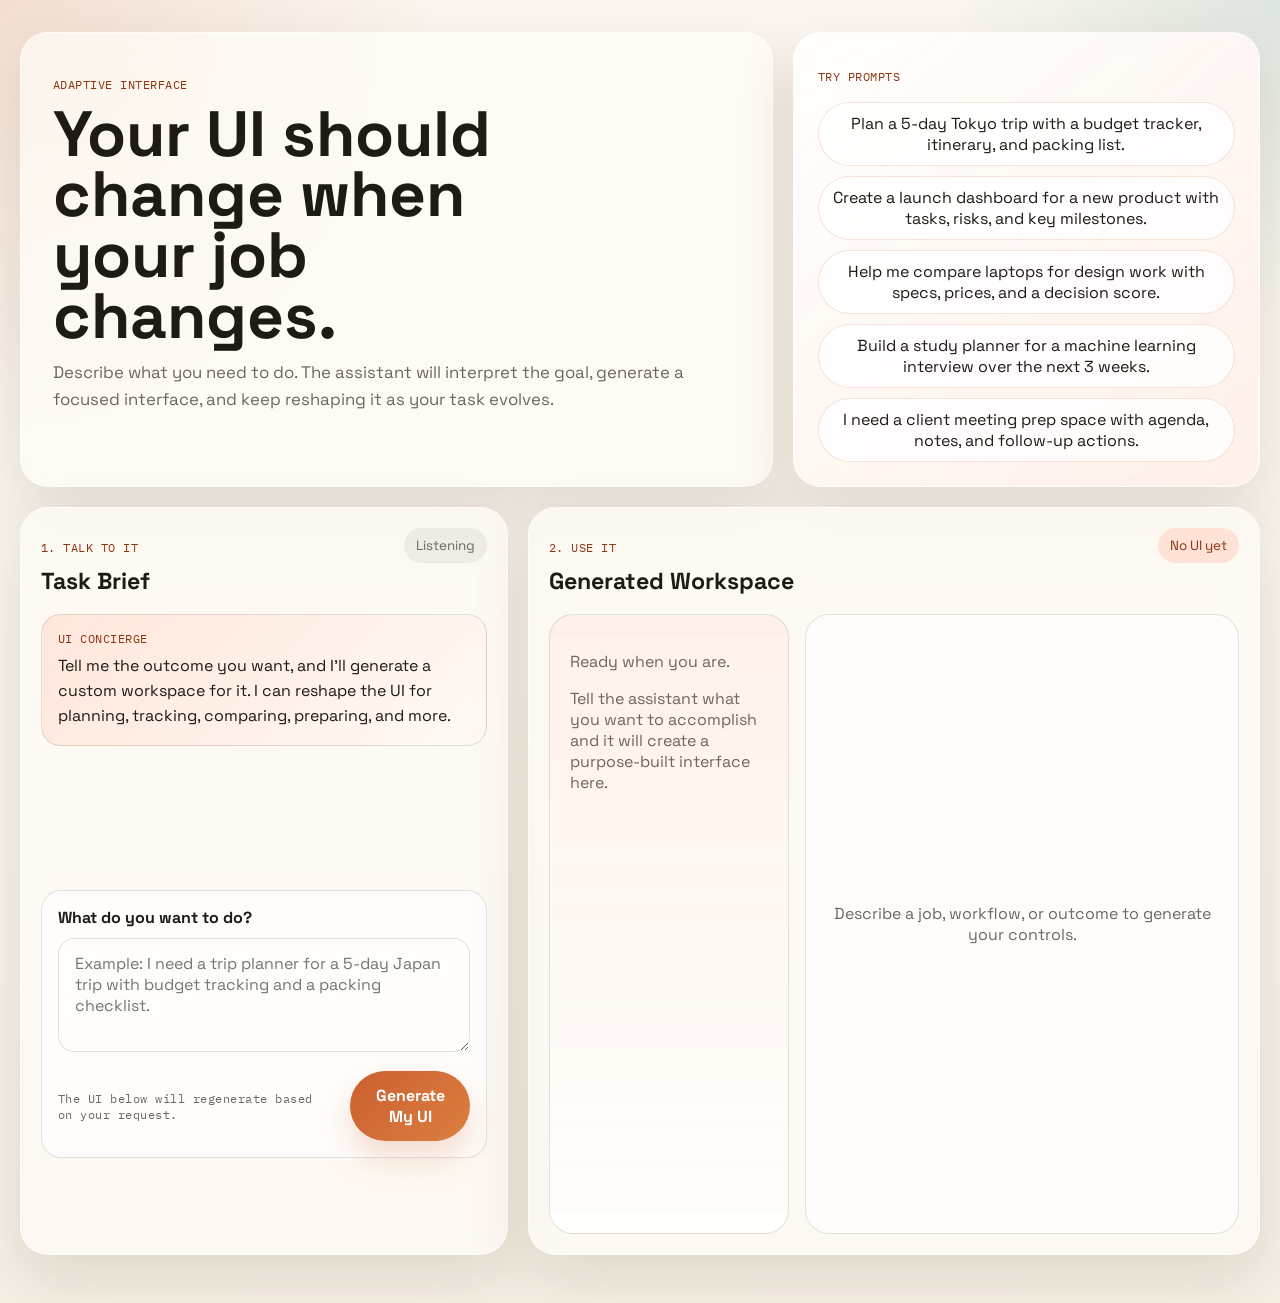
<file: index.html>
<!DOCTYPE html>
<html lang="en">
  <head>
    <meta charset="UTF-8" />
    <meta name="viewport" content="width=device-width, initial-scale=1.0" />
    <title>GenUI Concierge</title>
    <link rel="preconnect" href="https://fonts.googleapis.com" />
    <link rel="preconnect" href="https://fonts.gstatic.com" crossorigin />
    <link
      href="https://fonts.googleapis.com/css2?family=Space+Grotesk:wght@400;500;700&family=IBM+Plex+Mono:wght@400;500&display=swap"
      rel="stylesheet"
    />
    <link rel="stylesheet" href="styles.css" />
  </head>
  <body>
    <div class="page-shell">
      <header class="hero">
        <div class="hero-copy">
          <p class="eyebrow">Adaptive Interface</p>
          <h1>Your UI should change when your job changes.</h1>
          <p class="hero-text">
            Describe what you need to do. The assistant will interpret the goal,
            generate a focused interface, and keep reshaping it as your task evolves.
          </p>
        </div>
        <div class="hero-panel">
          <p class="panel-label">Try prompts</p>
          <div class="prompt-chips" id="promptChips"></div>
        </div>
      </header>

      <main class="workspace">
        <section class="column column-chat">
          <div class="section-header">
            <div>
              <p class="section-kicker">1. Talk to it</p>
              <h2>Task Brief</h2>
            </div>
            <span class="status-pill" id="assistantStatus">Listening</span>
          </div>

          <div class="chat-thread" id="chatThread" aria-live="polite"></div>

          <form class="composer" id="taskForm">
            <label class="composer-label" for="taskInput">
              What do you want to do?
            </label>
            <textarea
              id="taskInput"
              name="task"
              rows="4"
              placeholder="Example: I need a trip planner for a 5-day Japan trip with budget tracking and a packing checklist."
            ></textarea>
            <div class="composer-actions">
              <p class="hint">The UI below will regenerate based on your request.</p>
              <button type="submit" class="primary-button">Generate My UI</button>
            </div>
          </form>
        </section>

        <section class="column column-ui">
          <div class="section-header">
            <div>
              <p class="section-kicker">2. Use it</p>
              <h2>Generated Workspace</h2>
            </div>
            <span class="status-pill accent" id="workspaceType">No UI yet</span>
          </div>

          <div class="generated-shell">
            <aside class="ui-brief" id="uiBrief">
              <p class="empty-title">Ready when you are.</p>
              <p class="empty-copy">
                Tell the assistant what you want to accomplish and it will create
                a purpose-built interface here.
              </p>
            </aside>
            <section class="ui-canvas" id="uiCanvas">
              <div class="empty-state">
                <p>Describe a job, workflow, or outcome to generate your controls.</p>
              </div>
            </section>
          </div>
        </section>
      </main>
    </div>

    <template id="messageTemplate">
      <article class="message">
        <p class="message-role"></p>
        <p class="message-text"></p>
      </article>
    </template>

    <script src="app.js"></script>
  </body>
</html>
</file>
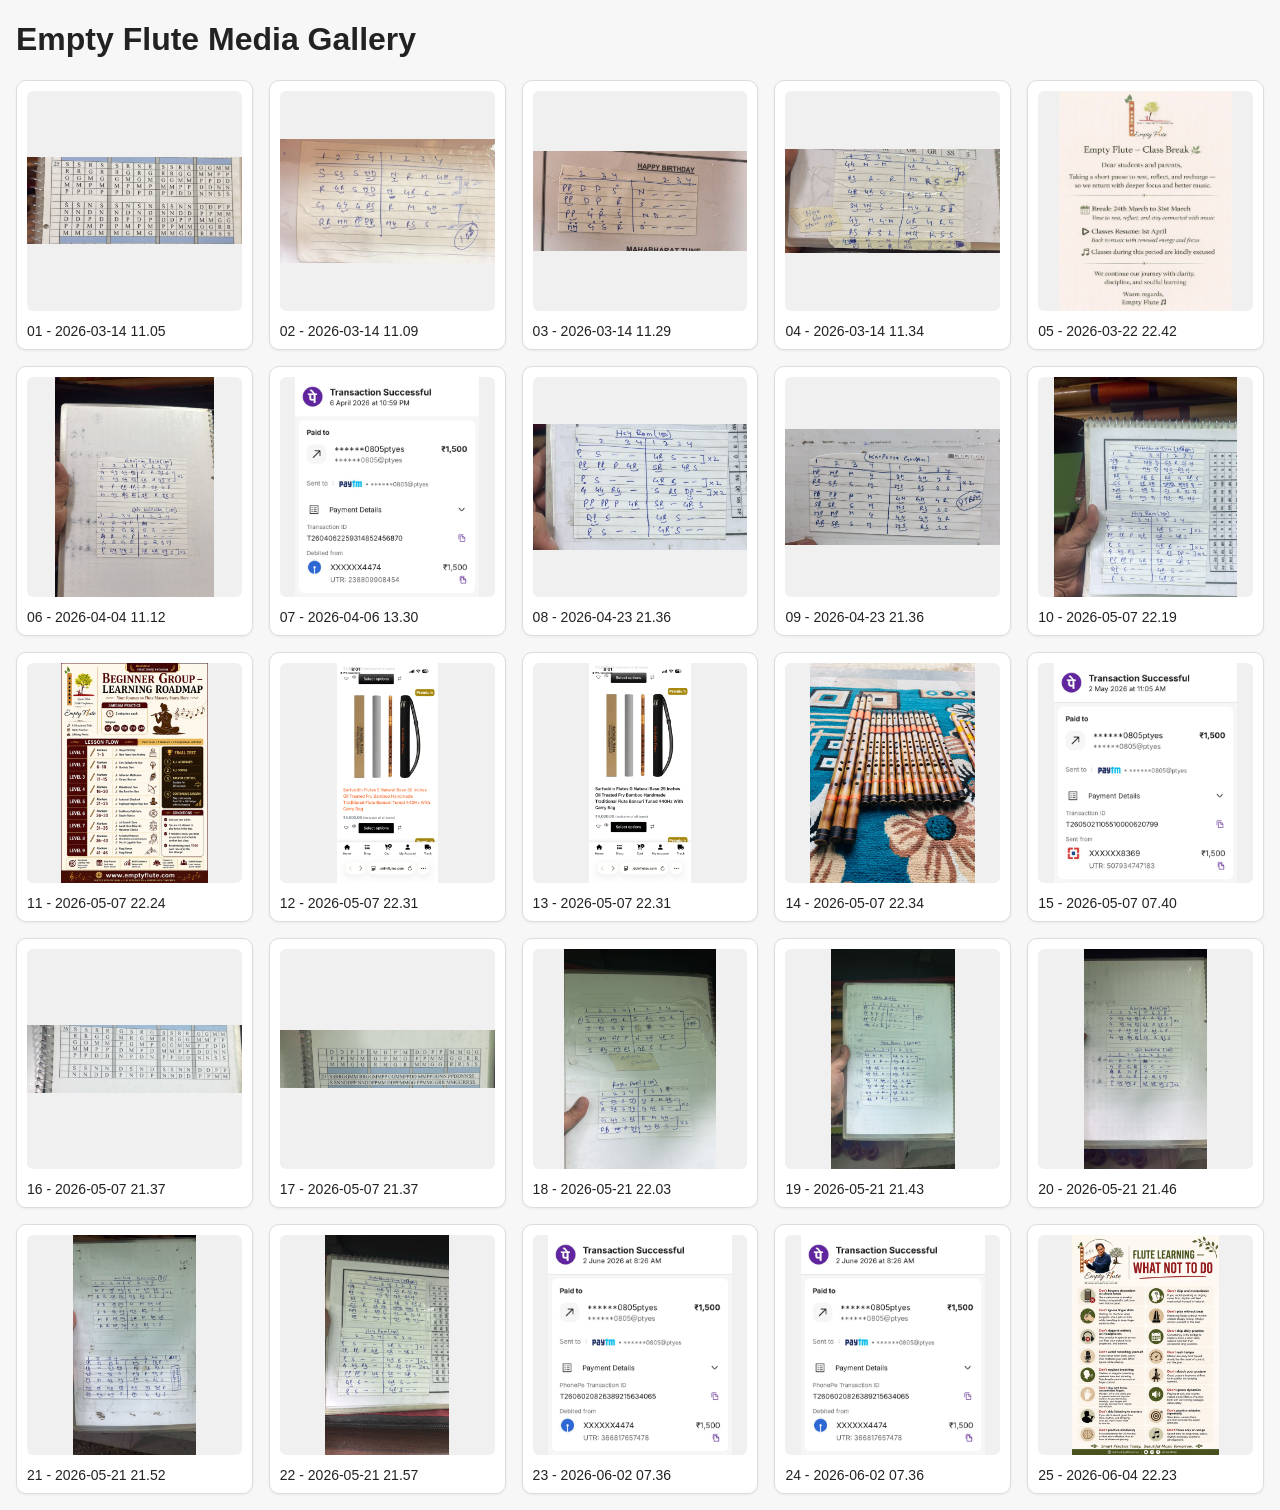
<file: empty-flute-media/gallery.html>
<!doctype html>
<html lang="en">
<head>
  <meta charset="utf-8">
  <title>Empty Flute Media Gallery</title>
  <style>
    body {
      font-family: Arial, sans-serif;
      margin: 16px;
      background: #f7f7f7;
      color: #222;
    }
    .grid {
      display: grid;
      grid-template-columns: repeat(auto-fit, minmax(220px, 1fr));
      gap: 16px;
    }
    .card {
      background: white;
      border: 1px solid #ddd;
      border-radius: 10px;
      padding: 10px;
      box-shadow: 0 1px 3px rgba(0,0,0,0.06);
    }
    img {
      width: 100%;
      height: 220px;
      object-fit: contain;
      background: #f0f0f0;
      border-radius: 6px;
    }
    .label {
      margin-top: 8px;
      font-size: 14px;
      word-break: break-word;
    }
  </style>
</head>
<body>
  <h1>Empty Flute Media Gallery</h1>
  <div class="grid">
    <div class="card"><img src="./2026-03/WhatsApp Image 2026-03-14 at 11.05.10 AM.jpeg" alt="01"><div class="label">01 - 2026-03-14 11.05</div></div>
    <div class="card"><img src="./2026-03/WhatsApp Image 2026-03-14 at 11.09.43 AM.jpeg" alt="02"><div class="label">02 - 2026-03-14 11.09</div></div>
    <div class="card"><img src="./2026-03/WhatsApp Image 2026-03-14 at 11.29.02 AM.jpeg" alt="03"><div class="label">03 - 2026-03-14 11.29</div></div>
    <div class="card"><img src="./2026-03/WhatsApp Image 2026-03-14 at 11.34.37 AM (1).jpeg" alt="04"><div class="label">04 - 2026-03-14 11.34</div></div>
    <div class="card"><img src="./2026-03/WhatsApp Image 2026-03-22 at 10.42.44 PM.jpeg" alt="05"><div class="label">05 - 2026-03-22 22.42</div></div>
    <div class="card"><img src="./2026-04/WhatsApp Image 2026-04-04 at 11.12.15 AM.jpeg" alt="06"><div class="label">06 - 2026-04-04 11.12</div></div>
    <div class="card"><img src="./2026-04/WhatsApp Image 2026-04-06 at 1.30.22 PM.jpeg" alt="07"><div class="label">07 - 2026-04-06 13.30</div></div>
    <div class="card"><img src="./2026-04/WhatsApp Image 2026-04-23 at 9.36.31 PM.jpeg" alt="08"><div class="label">08 - 2026-04-23 21.36</div></div>
    <div class="card"><img src="./2026-04/WhatsApp Image 2026-04-23 at 9.36.50 PM.jpeg" alt="09"><div class="label">09 - 2026-04-23 21.36</div></div>
    <div class="card"><img src="./2026-05/WhatsApp Image 2026-05-07 at 10.19.52 PM (1).jpeg" alt="10"><div class="label">10 - 2026-05-07 22.19</div></div>
    <div class="card"><img src="./2026-05/WhatsApp Image 2026-05-07 at 10.24.03 PM.jpeg" alt="11"><div class="label">11 - 2026-05-07 22.24</div></div>
    <div class="card"><img src="./2026-05/WhatsApp Image 2026-05-07 at 10.31.35 PM.jpeg" alt="12"><div class="label">12 - 2026-05-07 22.31</div></div>
    <div class="card"><img src="./2026-05/WhatsApp Image 2026-05-07 at 10.31.41 PM.jpeg" alt="13"><div class="label">13 - 2026-05-07 22.31</div></div>
    <div class="card"><img src="./2026-05/WhatsApp Image 2026-05-07 at 10.34.55 PM.jpeg" alt="14"><div class="label">14 - 2026-05-07 22.34</div></div>
    <div class="card"><img src="./2026-05/WhatsApp Image 2026-05-07 at 7.40.30 AM.jpeg" alt="15"><div class="label">15 - 2026-05-07 07.40</div></div>
    <div class="card"><img src="./2026-05/WhatsApp Image 2026-05-07 at 9.37.35 PM.jpeg" alt="16"><div class="label">16 - 2026-05-07 21.37</div></div>
    <div class="card"><img src="./2026-05/WhatsApp Image 2026-05-07 at 9.37.47 PM.jpeg" alt="17"><div class="label">17 - 2026-05-07 21.37</div></div>
    <div class="card"><img src="./2026-05/WhatsApp Image 2026-05-21 at 10.03.20 PM.jpeg" alt="18"><div class="label">18 - 2026-05-21 22.03</div></div>
    <div class="card"><img src="./2026-05/WhatsApp Image 2026-05-21 at 9.43.04 PM.jpeg" alt="19"><div class="label">19 - 2026-05-21 21.43</div></div>
    <div class="card"><img src="./2026-05/WhatsApp Image 2026-05-21 at 9.46.28 PM.jpeg" alt="20"><div class="label">20 - 2026-05-21 21.46</div></div>
    <div class="card"><img src="./2026-05/WhatsApp Image 2026-05-21 at 9.52.03 PM.jpeg" alt="21"><div class="label">21 - 2026-05-21 21.52</div></div>
    <div class="card"><img src="./2026-05/WhatsApp Image 2026-05-21 at 9.57.28 PM.jpeg" alt="22"><div class="label">22 - 2026-05-21 21.57</div></div>
    <div class="card"><img src="./2026-06/WhatsApp Image 2026-06-02 at 7.36.49 AM (1).jpeg" alt="23"><div class="label">23 - 2026-06-02 07.36</div></div>
    <div class="card"><img src="./2026-06/WhatsApp Image 2026-06-02 at 7.36.49 AM.jpeg" alt="24"><div class="label">24 - 2026-06-02 07.36</div></div>
    <div class="card"><img src="./2026-06/WhatsApp Image 2026-06-04 at 10.23.59 PM.jpeg" alt="25"><div class="label">25 - 2026-06-04 22.23</div></div>
  </div>
</body>
</html>
</file>
<file: styles.css>
:root {
  --bg: #f6efe4;
  --bg-strong: #f0e3d0;
  --surface: rgba(255, 252, 247, 0.72);
  --surface-strong: #fffaf2;
  --ink: #1e1a16;
  --muted: #6f665c;
  --line: rgba(30, 26, 22, 0.12);
  --accent: #cb5f2f;
  --accent-strong: #8e3412;
  --accent-soft: #ffe2d6;
  --teal: #0f766e;
  --shadow: 0 24px 60px rgba(61, 38, 17, 0.12);
  --radius-xl: 28px;
  --radius-lg: 20px;
  --radius-md: 14px;
}

* {
  box-sizing: border-box;
}

html,
body {
  margin: 0;
  min-height: 100%;
}

body {
  font-family: "Space Grotesk", sans-serif;
  color: var(--ink);
  background:
    radial-gradient(circle at top left, rgba(203, 95, 47, 0.15), transparent 24%),
    radial-gradient(circle at top right, rgba(15, 118, 110, 0.12), transparent 18%),
    linear-gradient(180deg, #fbf6ef 0%, var(--bg) 100%);
}

button,
input,
textarea,
select {
  font: inherit;
}

.page-shell {
  max-width: 1400px;
  margin: 0 auto;
  padding: 32px 20px 48px;
}

.hero {
  display: grid;
  grid-template-columns: minmax(0, 1.45fr) minmax(280px, 0.9fr);
  gap: 20px;
  align-items: stretch;
  margin-bottom: 20px;
}

.hero-copy,
.hero-panel,
.column {
  background: var(--surface);
  backdrop-filter: blur(16px);
  border: 1px solid rgba(255, 255, 255, 0.65);
  box-shadow: var(--shadow);
  border-radius: var(--radius-xl);
}

.hero-copy {
  padding: 32px;
}

.hero-panel {
  padding: 24px;
  background:
    linear-gradient(140deg, rgba(255, 255, 255, 0.78), rgba(255, 239, 232, 0.88)),
    var(--surface);
}

.eyebrow,
.panel-label,
.section-kicker,
.message-role,
.field-label,
.card-meta,
.hint,
.mini-label {
  font-family: "IBM Plex Mono", monospace;
  letter-spacing: 0.04em;
}

.eyebrow,
.section-kicker,
.panel-label {
  text-transform: uppercase;
  font-size: 0.74rem;
  color: var(--accent-strong);
}

.hero h1 {
  margin: 10px 0 12px;
  font-size: clamp(2.5rem, 5vw, 4.8rem);
  line-height: 0.95;
  max-width: 11ch;
}

.hero-text {
  max-width: 58ch;
  color: var(--muted);
  font-size: 1.05rem;
  line-height: 1.6;
  margin: 0;
}

.prompt-chips {
  display: flex;
  flex-wrap: wrap;
  gap: 10px;
  margin-top: 18px;
}

.prompt-chip {
  border: 1px solid rgba(203, 95, 47, 0.18);
  background: rgba(255, 255, 255, 0.85);
  color: var(--ink);
  padding: 10px 14px;
  border-radius: 999px;
  cursor: pointer;
  transition: transform 180ms ease, border-color 180ms ease, box-shadow 180ms ease;
}

.prompt-chip:hover {
  transform: translateY(-1px);
  border-color: rgba(203, 95, 47, 0.4);
  box-shadow: 0 12px 24px rgba(203, 95, 47, 0.12);
}

.workspace {
  display: grid;
  grid-template-columns: minmax(320px, 0.8fr) minmax(0, 1.2fr);
  gap: 20px;
}

.column {
  padding: 20px;
}

.section-header {
  display: flex;
  align-items: flex-start;
  justify-content: space-between;
  gap: 16px;
  margin-bottom: 18px;
}

.section-header h2 {
  margin: 6px 0 0;
  font-size: 1.45rem;
}

.status-pill {
  border-radius: 999px;
  padding: 9px 12px;
  background: rgba(30, 26, 22, 0.06);
  color: var(--muted);
  font-size: 0.84rem;
}

.status-pill.accent {
  color: var(--accent-strong);
  background: var(--accent-soft);
}

.chat-thread {
  display: flex;
  flex-direction: column;
  gap: 12px;
  min-height: 260px;
  margin-bottom: 16px;
}

.message {
  padding: 16px;
  border-radius: var(--radius-lg);
  background: rgba(255, 255, 255, 0.8);
  border: 1px solid var(--line);
}

.message.assistant {
  background:
    linear-gradient(135deg, rgba(255, 226, 214, 0.85), rgba(255, 250, 244, 0.98));
}

.message-role {
  margin: 0 0 8px;
  font-size: 0.74rem;
  text-transform: uppercase;
  color: var(--accent-strong);
}

.message-text {
  margin: 0;
  line-height: 1.55;
}

.composer {
  border: 1px solid var(--line);
  border-radius: var(--radius-lg);
  padding: 16px;
  background: rgba(255, 255, 255, 0.7);
}

.composer-label {
  display: block;
  margin-bottom: 10px;
  font-weight: 700;
}

textarea,
input,
select {
  width: 100%;
  border: 1px solid rgba(30, 26, 22, 0.12);
  border-radius: 16px;
  padding: 14px 16px;
  background: #fffdf9;
  color: var(--ink);
}

textarea {
  resize: vertical;
  min-height: 110px;
}

.composer-actions {
  display: flex;
  align-items: center;
  justify-content: space-between;
  gap: 16px;
  margin-top: 14px;
}

.hint {
  margin: 0;
  color: var(--muted);
  font-size: 0.78rem;
}

.primary-button {
  border: none;
  border-radius: 999px;
  background: linear-gradient(135deg, var(--accent), #dc7f42);
  color: white;
  padding: 14px 18px;
  font-weight: 700;
  cursor: pointer;
  box-shadow: 0 16px 32px rgba(203, 95, 47, 0.22);
}

.generated-shell {
  display: grid;
  grid-template-columns: minmax(240px, 0.42fr) minmax(0, 1fr);
  gap: 16px;
}

.ui-brief,
.ui-canvas {
  min-height: 620px;
  border-radius: 24px;
  border: 1px solid var(--line);
  background: rgba(255, 255, 255, 0.7);
}

.ui-brief {
  padding: 20px;
  background:
    linear-gradient(180deg, rgba(255, 240, 231, 0.88), rgba(255, 255, 255, 0.82));
}

.ui-canvas {
  padding: 20px;
}

.empty-state,
.empty-title,
.empty-copy {
  color: var(--muted);
}

.empty-state {
  min-height: 100%;
  display: grid;
  place-items: center;
  text-align: center;
}

.generated-grid {
  display: grid;
  grid-template-columns: repeat(12, minmax(0, 1fr));
  gap: 14px;
}

.ui-card {
  grid-column: span 6;
  border-radius: 22px;
  border: 1px solid var(--line);
  background: var(--surface-strong);
  padding: 18px;
}

.ui-card.wide {
  grid-column: span 12;
}

.ui-card.narrow {
  grid-column: span 4;
}

.ui-card h3 {
  margin: 0;
  font-size: 1.05rem;
}

.card-meta {
  margin: 8px 0 16px;
  color: var(--muted);
  font-size: 0.78rem;
}

.field-grid {
  display: grid;
  grid-template-columns: repeat(2, minmax(0, 1fr));
  gap: 12px;
}

.field-grid.single {
  grid-template-columns: 1fr;
}

.field {
  display: flex;
  flex-direction: column;
  gap: 8px;
}

.field-label {
  font-size: 0.76rem;
  color: var(--muted);
  text-transform: uppercase;
}

.check-list {
  display: grid;
  gap: 10px;
}

.check-item,
.summary-item,
.timeline-item,
.metric-card {
  border-radius: 18px;
  border: 1px solid var(--line);
  padding: 12px 14px;
  background: white;
}

.check-item {
  display: flex;
  gap: 10px;
  align-items: flex-start;
}

.summary-stack,
.timeline,
.metrics-grid {
  display: grid;
  gap: 12px;
}

.metrics-grid {
  grid-template-columns: repeat(3, minmax(0, 1fr));
}

.metric-card strong {
  display: block;
  font-size: 1.7rem;
  margin-top: 6px;
}

.action-row {
  display: flex;
  flex-wrap: wrap;
  gap: 10px;
}

.ghost-button {
  border: 1px solid rgba(30, 26, 22, 0.12);
  border-radius: 999px;
  background: white;
  padding: 11px 14px;
  cursor: pointer;
}

.timeline-item {
  display: grid;
  grid-template-columns: 90px 1fr;
  gap: 12px;
  align-items: start;
}

.timeline-item strong,
.summary-item strong,
.mini-label {
  color: var(--accent-strong);
}

.brief-title {
  margin: 8px 0;
  font-size: 1.4rem;
  line-height: 1.05;
}

.brief-copy,
.brief-list {
  color: var(--muted);
  line-height: 1.6;
}

.brief-list {
  padding-left: 18px;
  margin: 18px 0 0;
}

.brief-list li + li {
  margin-top: 8px;
}

@media (max-width: 1080px) {
  .hero,
  .workspace,
  .generated-shell {
    grid-template-columns: 1fr;
  }
}

@media (max-width: 760px) {
  .page-shell {
    padding: 18px 14px 32px;
  }

  .hero-copy,
  .hero-panel,
  .column {
    border-radius: 22px;
  }

  .composer-actions,
  .section-header {
    flex-direction: column;
    align-items: stretch;
  }

  .generated-grid,
  .field-grid,
  .metrics-grid {
    grid-template-columns: 1fr;
  }

  .ui-card,
  .ui-card.wide,
  .ui-card.narrow {
    grid-column: span 1;
  }

  .timeline-item {
    grid-template-columns: 1fr;
  }
}
</file>
